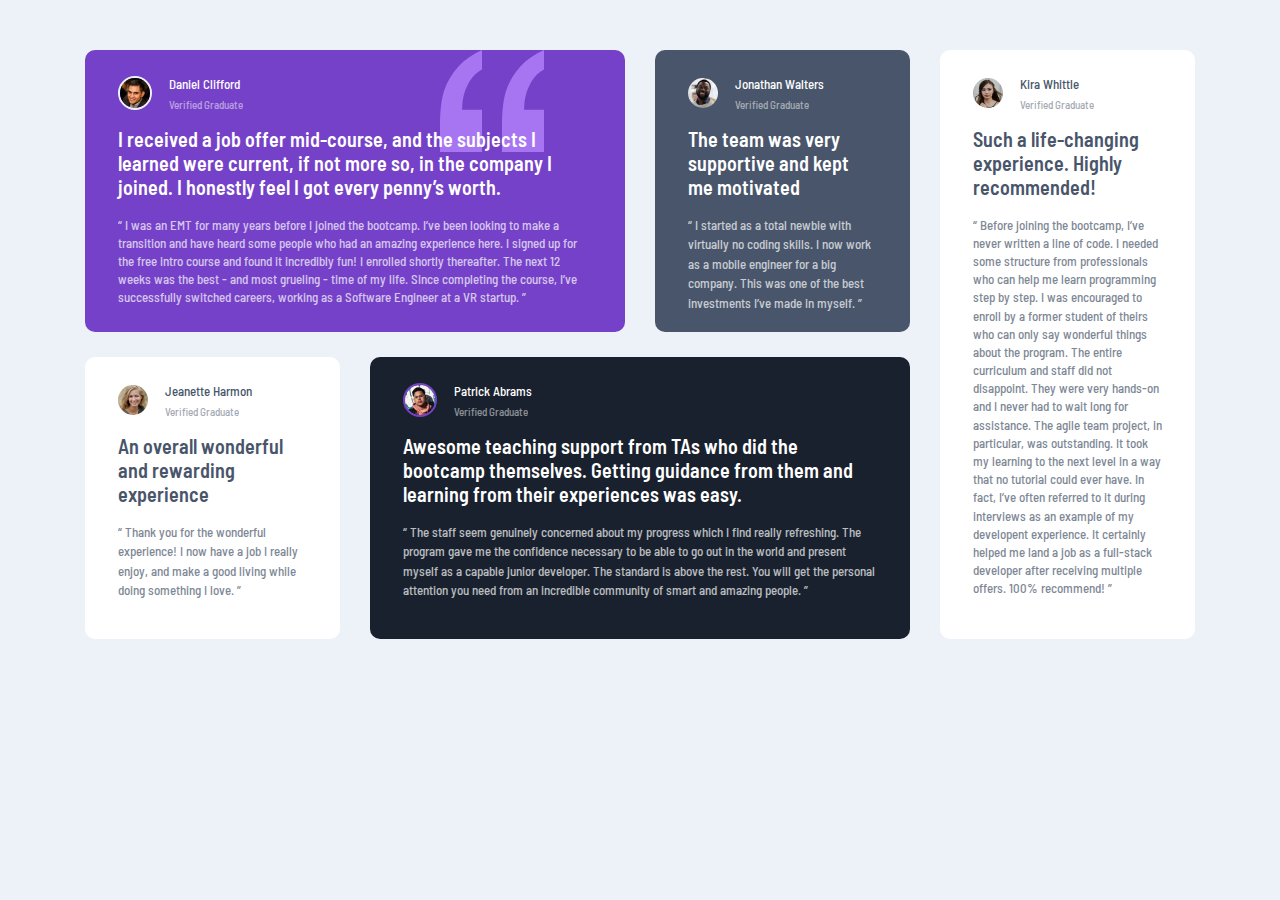
<file: index.html>
<!DOCTYPE html>
<html lang="en">
  <head>
    <meta charset="UTF-8" />
    <meta name="viewport" content="width=device-width, initial-scale=1.0" />
    <!-- displays site properly based on user's device -->

    <link
      rel="icon"
      type="image/png"
      sizes="32x32"
      href="./images/favicon-32x32.png"
    />

    <title>Frontend Mentor | [Challenge Name Here]</title>
    <link rel="preconnect" href="https://fonts.googleapis.com" />
    <link rel="preconnect" href="https://fonts.gstatic.com" crossorigin />
    <link
      href="https://fonts.googleapis.com/css2?family=Barlow+Semi+Condensed:ital,wght@0,100;0,200;0,300;0,400;0,500;0,600;0,700;0,800;0,900;1,100;1,200;1,300;1,400;1,500;1,600;1,700;1,800;1,900&display=swap"
      rel="stylesheet"
    />
    <link rel="stylesheet" href="css/normalize.css" />
    <link rel="stylesheet" href="css/styles.css" />
  </head>
  <body>
    <div class="container">
      <div class="card1 card card--Moderate-violet card--long card--icon">
        <div class="thumbnail">
          <img
            class="thumb thumb--border--neutral"
            src="images/image-daniel.jpg"
            alt="student's picture"
          />
          <div class="thumbnail__info">
            <p class="thumbnail__name">Daniel Clifford</p>
            <p class="thumbnail__status">Verified Graduate</p>
          </div>
        </div>
        <h2 class="card__heading">
          I received a job offer mid-course, and the subjects I learned were
          current, if not more so, in the company I joined. I honestly feel I
          got every penny’s worth.
        </h2>
        <p class="description">
          “ I was an EMT for many years before I joined the bootcamp. I’ve been
          looking to make a transition and have heard some people who had an
          amazing experience here. I signed up for the free intro course and
          found it incredibly fun! I enrolled shortly thereafter. The next 12
          weeks was the best - and most grueling - time of my life. Since
          completing the course, I’ve successfully switched careers, working as
          a Software Engineer at a VR startup. ”
        </p>
      </div>

      <div class="card2 card card--short card----Very-dark--grayish-blue">
        <div class="thumbnail">
          <img
            class="thumb"
            src="images/image-jonathan.jpg"
            alt="student's picture"
          />
          <div class="thumbnail__info">
            <p class="thumbnail__name">Jonathan Walters</p>
            <p class="thumbnail__status">Verified Graduate</p>
          </div>
        </div>
        <h2 class="card__heading">
          The team was very supportive and kept me motivated
        </h2>
        <p class="description">
          “ I started as a total newbie with virtually no coding skills. I now
          work as a mobile engineer for a big company. This was one of the best
          investments I’ve made in myself. ”
        </p>
      </div>

      <div class="card3 card card--shorter card--white">
        <div class="thumbnail">
          <img
            class="thumb"
            src="images/image-jeanette.jpg"
            alt="student's picture"
          />
          <div class="thumbnail__info">
            <p class="thumbnail__name thumbnail__name--primary">
              Jeanette Harmon
            </p>
            <p class="thumbnail__status thumbnail__status--primary">
              Verified Graduate
            </p>
          </div>
        </div>
        <h2 class="card__heading card__heading--primary">
          An overall wonderful and rewarding experience
        </h2>
        <p class="description description--primary">
          “ Thank you for the wonderful experience! I now have a job I really
          enjoy, and make a good living while doing something I love. ”
        </p>
      </div>

      <div class="card4 card card--Very-dark--blackish-blue card--medium">
        <div class="thumbnail">
          <img
            class="thumb thumb--border--primary"
            src="images/image-patrick.jpg"
            alt="student's picture"
          />
          <div class="thumbnail__info">
            <p class="thumbnail__name">Patrick Abrams</p>
            <p class="thumbnail__status">Verified Graduate</p>
          </div>
        </div>
        <h2 class="card__heading">
          Awesome teaching support from TAs who did the bootcamp themselves.
          Getting guidance from them and learning from their experiences was
          easy.
        </h2>
        <p class="description">
          “ The staff seem genuinely concerned about my progress which I find
          really refreshing. The program gave me the confidence necessary to be
          able to go out in the world and present myself as a capable junior
          developer. The standard is above the rest. You will get the personal
          attention you need from an incredible community of smart and amazing
          people. ”
        </p>
      </div>

      <div class="card5 card card--long card--white">
        <div class="thumbnail">
          <img
            class="thumb"
            src="images/image-kira.jpg"
            alt="student's picture"
          />
          <div class="thumbnail__info">
            <p class="thumbnail__name thumbnail__name--primary">Kira Whittle</p>
            <p class="thumbnail__status thumbnail__status--primary">
              Verified Graduate
            </p>
          </div>
        </div>
        <h2 class="card__heading card__heading--primary">
          Such a life-changing experience. Highly recommended!
        </h2>
        <p class="description description--primary">
          “ Before joining the bootcamp, I’ve never written a line of code. I
          needed some structure from professionals who can help me learn
          programming step by step. I was encouraged to enroll by a former
          student of theirs who can only say wonderful things about the program.
          The entire curriculum and staff did not disappoint. They were very
          hands-on and I never had to wait long for assistance. The agile team
          project, in particular, was outstanding. It took my learning to the
          next level in a way that no tutorial could ever have. In fact, I’ve
          often referred to it during interviews as an example of my developent
          experience. It certainly helped me land a job as a full-stack
          developer after receiving multiple offers. 100% recommend! ”
        </p>
      </div>
    </div>
  </body>
</html>
</file>
<file: css/styles.css>
html{
    font-size: 62.5%;
}

:root{
    --Moderate-violet: hsl(263, 55%, 52%);
    --Very-dark--grayish-blue: hsl(217, 19%, 35%);
    --Very-dark--blackish-blue: hsl(219, 29%, 14%);
    --White: hsl(0, 0%, 100%);
    --Light-gray: hsl(0, 0%, 81%);
    --Light-grayish-blue: hsl(210, 46%, 95%);
}

body{
    font-weight: 500;
    font-family: "Barlow Semi Condensed",Arial, Helvetica, sans-serif;
    padding: 5rem 0;
    display: flex;
    flex-direction: column;
    justify-content: center;
    align-items: center;
    font-size: 1.3rem;
    line-height: 1.5;
    background: var(--Light-grayish-blue);
}


/* thumbnail */
.thumbnail{
    display: flex;
    align-items: center;
    color: var(--White);
}
.thumb{
    width: 3rem;
    height: 3rem;
    border-radius: 100%;
    margin-right: 1.7rem;
    object-fit: cover;
}

.thumb--border--neutral{
    border: 2px solid var(--Light-grayish-blue);
}

.thumb--border--primary{
    border: 2px solid var(--Moderate-violet);
}

 .thumbnail__name{
    margin-bottom: 0;
}

.thumbnail__name--primary{
    color: var(--Very-dark--grayish-blue)
}

 .thumbnail__status{
    margin-top: 0.2rem;
    opacity: 50%;
    font-size: 1.1rem;
    
}

.thumbnail__status--primary{
    color: var(--Very-dark--grayish-blue);
}



/* card */

.card{
    background: var(--Moderate-violet);
    color: white;
    width: 32.8rem;
    padding: 1.2rem 3.3rem;
    box-sizing: border-box;
    border-radius: 10px;
    margin-bottom: 2.5rem;
}
.card--Moderate-violet{
    background: var(--Moderate-violet);   
}
.card--Very-dark--blackish-blue{
    background-color: var(--Very-dark--blackish-blue);
}
.card--Light-gray{
    background-color: var(--Light-gray);
}
.card--Light-grayish-blue{
    background: var(--Light-grayish-blue);
}
.card----Very-dark--grayish-blue{
    background: var(--Very-dark--grayish-blue);
}

.card--white{
    background: var(--White);
}

.card--long{
    height: 44.5rem;
}

.card--medium{
    height: 39rem;
}

.card--short{
    height: 24rem;
}

.card--shorter{
    height: 22.5rem;
}

.card--icon{
    background-image: url(/images/bg-pattern-quotation.svg);
    background-repeat: no-repeat;
    background-position: 19.8rem 0;
}

.card__heading{
    font-weight: 600;
    font-size: 2rem;
    margin-top: 0.3rem;
    line-height: 1.2;
}

.card__heading--primary{
    color: var(--Very-dark--grayish-blue);
}


.card .description{
    opacity: 70%;
    
}

.description--primary{
    color: var(--Very-dark--grayish-blue);
}

.card--long .description{
    line-height: 1.4;
}

@media screen and (min-width:1200px){
    .container{
        display: grid;
        grid-template: repeat(2, 28.2rem)/repeat(4,25.5rem);
        gap: 25px 30px;
        grid-template-areas: 
        "card1 card1 card2 card5"
        "card3 card4 card4 card5";
    }

    .card{
        width: 100%;
        height: 100%;
    }

    .card1{
        grid-area: card1;
    }

    .card2{
        grid-area: card2;
    }

    .card3{
        grid-area: card3;
    }

    .card4{
        grid-area: card4;
    }

    .card5{
        grid-area: card5;
    }

    .card--icon{
        background-position: 35.5rem 0;
    }
}
</file>
